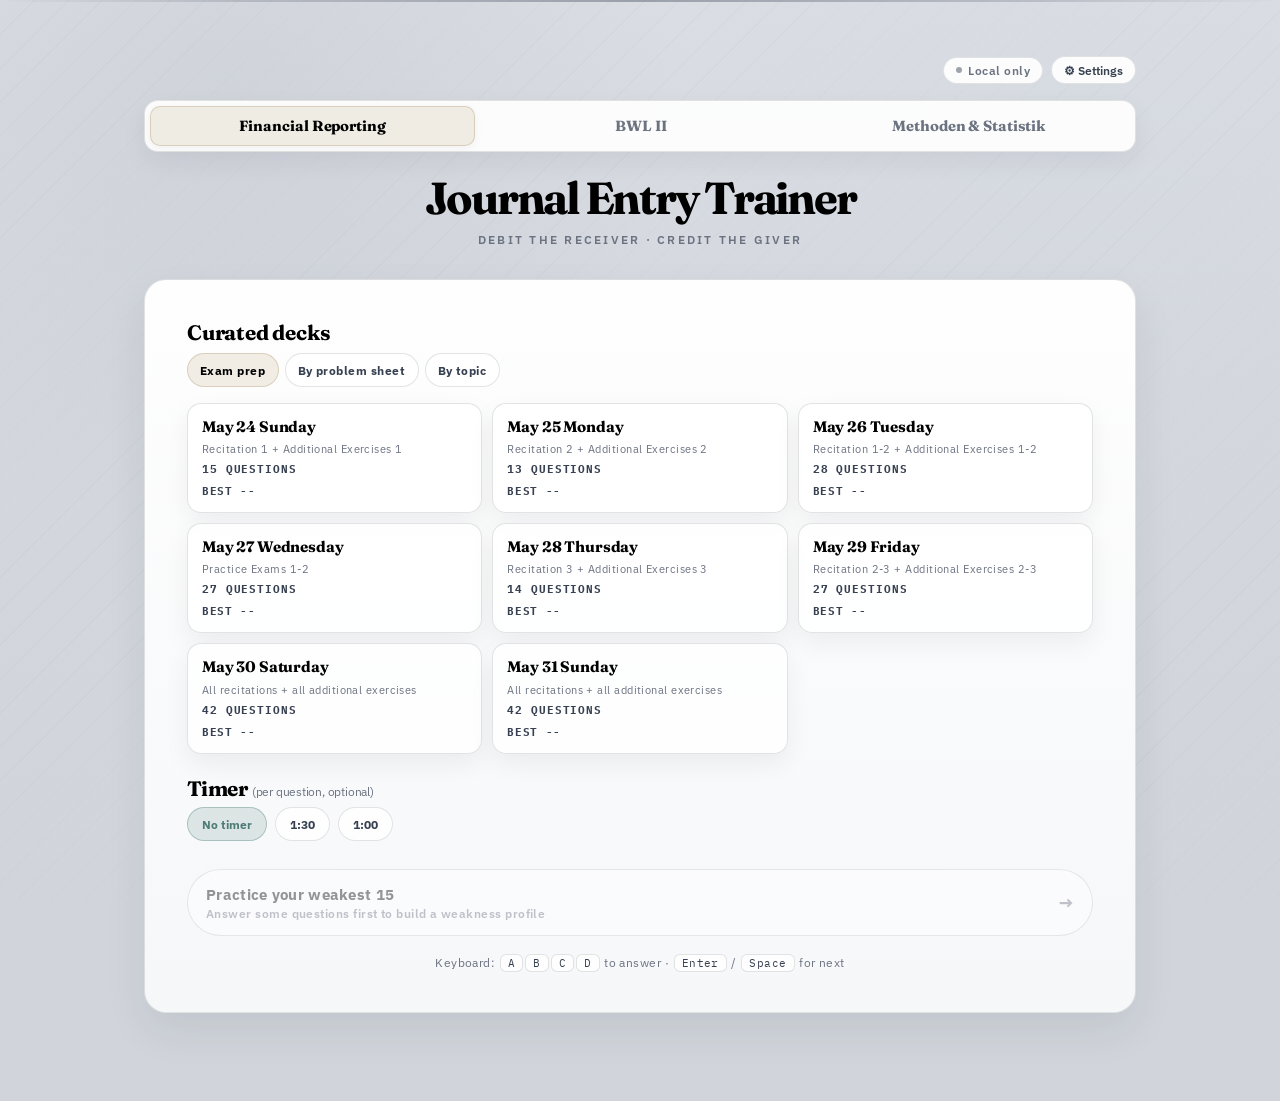
<file: accounting.html>
<!DOCTYPE html>
<html lang="en">
<head>
<meta charset="UTF-8">
<meta name="viewport" content="width=device-width, initial-scale=1.0">
<title>Journal Entry Trainer — Accounting Quiz</title>
<link rel="stylesheet" href="css/styles.css">
</head>
<body>
<div class="container" id="app"></div>

<div id="ponyReward" class="pony-reward" aria-hidden="true" role="status">
  <img id="ponyImg" alt="A cute pony" />
  <div class="pony-caption">Cute pony!</div>
  <div class="pony-profile" hidden></div>
  <button type="button" class="pony-close" id="ponyClose" aria-label="Dismiss">×</button>
</div>

<!-- Load order matters: shared globals first, then renderers (which need them),
     then keyboard (which references render/state at call time), then main
     (boot loader that fetches JSON data and triggers the first render). -->
<script src="js/audio.js"></script>
<script src="js/ponies.js"></script>
<script src="js/question-bank.js"></script>
<script src="js/persistence.js"></script>
<script src="js/stats.js"></script>
<script src="js/state.js"></script>
<script src="js/renderers.js"></script>
<script src="js/keyboard.js"></script>
<script src="js/main.js"></script>
</body>
</html>
</file>
<file: css/styles.css>
@import url('https://fonts.googleapis.com/css2?family=Fraunces:opsz,wght@9..144,600;9..144,700;9..144,800&family=IBM+Plex+Mono:wght@400;500;700&family=IBM+Plex+Sans:wght@400;500;600;700;800&display=swap');
* { margin: 0; padding: 0; box-sizing: border-box; }

:root {
  --dr: #4f7c77;          /* muted teal — debit */
  --cr: #8c9f74;          /* sage — credit */
  --dr-soft: rgba(79,124,119,0.16);
  --cr-soft: rgba(140,159,116,0.20);
  --dr-line: rgba(79,124,119,0.36);
  --cr-line: rgba(140,159,116,0.42);
  --gold: #c4b28f;
  --gold-soft: rgba(196,178,143,0.22);
  --gold-line: rgba(196,178,143,0.5);
  --bad: #b96b5e;
  --bad-soft: rgba(216,180,174,0.28);
  --bad-line: rgba(185,107,94,0.4);
  --ink: #111111;
  --ink-strong: #000000;
  --mute: #374151;
  --faint: #6b7280;
  --line: rgba(17,24,39,0.12);
  --line-strong: rgba(17,24,39,0.22);
  --panel: rgba(255,255,255,0.92);
  --panel-alt: rgba(249,250,251,0.96);
  --panel-soft: rgba(17,24,39,0.035);
  --shadow-sm: 0 10px 26px rgba(15,23,42,0.06);
  --shadow-md: 0 18px 42px rgba(15,23,42,0.08);
  --font-sans: 'IBM Plex Sans','Segoe UI',sans-serif;
  --font-serif: 'Fraunces','Iowan Old Style','Palatino Linotype',serif;
  --font-mono: 'IBM Plex Mono','SFMono-Regular',monospace;
}

html { background: #d1d5db; }
body {
  background: #d1d5db;
  font-family: var(--font-sans);
  color: var(--ink);
  min-height: 100vh;
  overflow-x: hidden;
}
body::before {
  content: '';
  position: fixed;
  inset: 0;
  z-index: 0;
  background:
    radial-gradient(circle at 18% 10%, rgba(156,163,175,0.15) 0%, transparent 34%),
    radial-gradient(circle at 84% 14%, rgba(203,213,225,0.14) 0%, transparent 30%),
    radial-gradient(circle at 50% 115%, rgba(148,163,184,0.12) 0%, transparent 34%),
    repeating-linear-gradient(135deg, rgba(17,24,39,0.018) 0 1px, transparent 1px 24px),
    linear-gradient(180deg, #dadde3 0%, #d4d8de 42%, #d1d5db 100%);
  pointer-events: none;
}
body::after {
  content: '';
  position: fixed;
  top: 0; left: 0; right: 0;
  height: 2px;
  z-index: 100;
  background: linear-gradient(90deg, transparent 0%, rgba(107,114,128,0.5) 18%, rgba(55,65,81,0.7) 50%, rgba(107,114,128,0.5) 82%, transparent 100%);
  opacity: 0.55;
}

@keyframes fadeIn { from { opacity: 0; transform: translateY(8px); } to { opacity: 1; transform: translateY(0); } }
@keyframes pageLift {
  0% { opacity: 0; transform: translateY(10px); }
  100% { opacity: 1; transform: translateY(0); }
}
@keyframes goldPulse {
  0%, 100% { box-shadow: 0 0 0 0 rgba(196,178,143,0); }
  50% { box-shadow: 0 0 12px 2px rgba(196,178,143,0.45); }
}
@keyframes shake {
  0%,100% { transform: translateX(0); }
  25%     { transform: translateX(-4px); }
  75%     { transform: translateX(4px); }
}

.container {
  position: relative;
  z-index: 1;
  width: 100%;
  max-width: 1040px;
  margin: 0 auto;
  padding: 56px 24px 88px;
  animation: pageLift 0.45s ease-out both;
}

/* ─── Start screen ───────────────────────────────────────── */
.hero { text-align: center; margin-bottom: 32px; animation: fadeIn 0.5s ease-out; }
.hero h1 {
  font-family: var(--font-serif);
  font-size: 2.8rem;
  font-weight: 700;
  letter-spacing: -0.05em;
  line-height: 1;
  color: var(--ink-strong);
  margin-bottom: 10px;
}
.hero .sub {
  color: var(--faint);
  font-size: 0.78rem;
  text-transform: uppercase;
  letter-spacing: 0.18em;
  font-weight: 600;
}

.start-card {
  background: linear-gradient(180deg, rgba(255,255,255,0.97), rgba(247,248,250,0.97));
  border: 1px solid var(--line);
  border-radius: 22px;
  padding: 40px 42px;
  box-shadow: var(--shadow-md);
  animation: fadeIn 0.6s ease-out;
}
.start-card h2 {
  font-family: var(--font-serif);
  font-size: 1.3rem;
  font-weight: 700;
  margin-bottom: 14px;
  color: var(--ink-strong);
  letter-spacing: -0.01em;
}
.rules {
  display: grid;
  grid-template-columns: repeat(2, minmax(0, 1fr));
  gap: 12px;
  margin-bottom: 28px;
  font-size: 0.86rem;
  line-height: 1.55;
  color: var(--mute);
}
.rules .row {
  display: flex;
  align-items: flex-start;
  gap: 12px;
  padding: 12px 14px;
  background: var(--panel-soft);
  border: 1px solid var(--line);
  border-radius: 14px;
}
.rules .pill {
  flex-shrink: 0;
  font-size: 0.65rem;
  font-weight: 800;
  padding: 3px 8px;
  border-radius: 6px;
  letter-spacing: 0.08em;
  margin-top: 1px;
  font-family: var(--font-mono);
}
.rules .pill.dr { background: var(--dr-soft); color: var(--dr); border: 1px solid var(--dr-line); }
.rules .pill.cr { background: var(--cr-soft); color: #5a6f49; border: 1px solid var(--cr-line); }

.category-filter {
  display: flex;
  flex-wrap: wrap;
  gap: 8px;
  margin-bottom: 28px;
}
.cat-chip {
  font-family: inherit;
  font-size: 0.78rem;
  font-weight: 600;
  padding: 8px 14px;
  border-radius: 999px;
  border: 1px solid var(--line);
  background: var(--panel);
  color: var(--mute);
  cursor: pointer;
  transition: all 0.15s ease;
}
.cat-chip:hover { border-color: var(--gold-line); color: var(--ink-strong); }
.cat-chip.active {
  background: var(--gold-soft);
  border-color: var(--gold-line);
  color: var(--ink-strong);
}
.timer-control {
  display: flex;
  flex-wrap: wrap;
  gap: 8px;
  margin: -8px 0 28px;
}
.timer-chip {
  font-family: inherit;
  font-size: 0.78rem;
  font-weight: 700;
  padding: 8px 14px;
  border-radius: 999px;
  border: 1px solid var(--line);
  background: var(--panel);
  color: var(--mute);
  cursor: pointer;
  transition: all 0.15s ease;
}
.timer-chip:hover { border-color: var(--line-strong); color: var(--ink-strong); }
.timer-chip.active {
  background: var(--dr-soft);
  border-color: var(--dr-line);
  color: var(--dr);
}

.btn {
  font-family: inherit;
  font-weight: 800;
  font-size: 0.95rem;
  padding: 14px 28px;
  border-radius: 999px;
  border: 1px solid var(--line-strong);
  cursor: pointer;
  transition: all 0.18s ease;
  letter-spacing: 0.02em;
  display: inline-flex;
  align-items: center;
  gap: 8px;
}
.btn-primary {
  background: #d1d5db;
  color: var(--ink-strong);
  width: 100%;
  justify-content: center;
  box-shadow: 0 8px 24px rgba(15,23,42,0.08);
}
.btn-primary:hover {
  transform: translateY(-1px);
  box-shadow: 0 12px 28px rgba(15,23,42,0.12);
  background: #c8ccd2;
}
.btn-ghost {
  background: var(--panel-soft);
  color: var(--ink);
  border: 1px solid var(--line);
}
.btn-ghost:hover { background: var(--panel); border-color: var(--line-strong); }
.btn:disabled {
  opacity: 0.5;
  cursor: not-allowed;
  transform: none;
  box-shadow: none;
}

/* ─── Quiz screen ────────────────────────────────────────── */
.meta-row {
  display: flex;
  justify-content: space-between;
  align-items: center;
  margin-bottom: 14px;
  font-size: 0.78rem;
  color: var(--faint);
  letter-spacing: 0.04em;
  font-weight: 600;
}
.score-pill {
  display: inline-flex;
  align-items: center;
  gap: 6px;
  padding: 4px 12px;
  border-radius: 999px;
  background: var(--cr-soft);
  border: 1px solid var(--cr-line);
  color: #5a6f49;
  font-weight: 700;
}
.streak-pill {
  display: inline-flex;
  align-items: center;
  gap: 4px;
  padding: 4px 12px;
  border-radius: 999px;
  background: var(--gold-soft);
  border: 1px solid var(--gold-line);
  color: #7a6c4e;
  font-weight: 700;
  margin-left: 8px;
}
.timer-pill {
  display: inline-flex;
  align-items: center;
  gap: 4px;
  padding: 4px 12px;
  border-radius: 999px;
  background: var(--panel-soft);
  border: 1px solid var(--line);
  color: var(--ink);
  font-family: var(--font-mono);
  font-weight: 800;
  margin-right: 8px;
  min-width: 58px;
  justify-content: center;
}
.timer-pill.warning {
  background: var(--gold-soft);
  border-color: var(--gold-line);
  color: #7a6c4e;
}
.timer-pill.danger {
  background: var(--bad-soft);
  border-color: var(--bad-line);
  color: #7a3f37;
}

.progress-bar {
  height: 4px;
  background: rgba(17,24,39,0.08);
  border-radius: 2px;
  overflow: hidden;
  margin-bottom: 22px;
}
.progress-fill {
  height: 100%;
  background: linear-gradient(90deg, var(--dr) 0%, var(--cr) 100%);
  transition: width 0.35s ease;
}

.qcard {
  background: linear-gradient(180deg, rgba(255,255,255,0.97), rgba(247,248,250,0.97));
  border: 1px solid var(--line);
  border-radius: 22px;
  padding: 36px 42px;
  box-shadow: var(--shadow-md);
  animation: fadeIn 0.35s ease-out;
}
.cat-tag {
  display: inline-block;
  padding: 4px 12px;
  background: var(--panel-soft);
  border: 1px solid var(--line);
  border-radius: 999px;
  font-size: 0.65rem;
  font-weight: 800;
  letter-spacing: 0.16em;
  color: var(--faint);
  margin-bottom: 18px;
  text-transform: uppercase;
}
.q-meta {
  display: flex;
  align-items: center;
  flex-wrap: wrap;
  gap: 8px;
  margin-bottom: 18px;
}
.q-meta .cat-tag { margin-bottom: 0; }
.source-tag {
  display: inline-flex;
  align-items: center;
  padding: 4px 10px;
  border-radius: 999px;
  border: 1px solid var(--gold-line);
  background: var(--gold-soft);
  color: #7a6c4e;
  font-size: 0.65rem;
  font-weight: 800;
  letter-spacing: 0.12em;
  text-transform: uppercase;
}
.source-tag.ai {
  border-color: var(--dr-line);
  background: var(--dr-soft);
  color: var(--dr);
}
.source-tag.problemset {
  border-color: var(--gold-line);
  background: var(--gold-soft);
  color: #7a6c4e;
}
.question-text {
  font-family: var(--font-serif);
  font-size: 1.25rem;
  font-weight: 600;
  line-height: 1.45;
  letter-spacing: -0.01em;
  margin-bottom: 24px;
  color: var(--ink-strong);
  white-space: pre-line;
}

.question-text sub,
.option sub,
.feedback-body sub,
.review-item sub,
.value-table sub {
  font-size: 0.72em;
  line-height: 0;
}

.question-visual {
  margin: -6px 0 24px;
  padding: 16px;
  border: 1px solid var(--line);
  border-radius: 14px;
  background: rgba(255,255,255,0.62);
  overflow-x: auto;
}
.question-visual svg {
  display: block;
  width: 100%;
  height: auto;
  min-width: 420px;
  font-family: var(--font-sans);
}
.source-question-visual {
  overflow-x: hidden;
}
.source-visual-image {
  display: block;
  width: 100%;
  max-width: 100%;
  height: auto;
  border-radius: 6px;
  background: #fff;
}
.source-visual-grid {
  display: grid;
  grid-template-columns: repeat(2, minmax(260px, 1fr));
  gap: 14px;
  align-items: start;
}
.visual-grid {
  display: grid;
  grid-template-columns: repeat(2, minmax(180px, 1fr));
  gap: 10px;
  min-width: 380px;
}
.visual-grid .wide {
  grid-column: 1 / -1;
  max-width: none;
}
.mini-rent {
  border: 1px solid var(--line);
  border-radius: 8px;
  background: var(--panel);
  padding: 8px;
}
.mini-title {
  font-family: var(--font-serif);
  font-size: 0.88rem;
  font-weight: 800;
  margin-bottom: 2px;
  color: var(--ink-strong);
}
.branchen-visual-grid {
  display: grid;
  grid-template-columns: repeat(2, minmax(320px, 1fr));
  gap: 16px;
  min-width: 680px;
}
.branchen-panel {
  border: 1px solid var(--line);
  border-radius: 10px;
  background: var(--panel);
  padding: 10px;
}
.branchen-panel svg {
  display: block;
  width: 100%;
  height: auto;
  min-width: 300px;
  font-family: var(--font-sans);
}
.value-table {
  width: 100%;
  border-collapse: collapse;
  min-width: 520px;
  font-size: 0.84rem;
  background: var(--panel);
}
.value-table th,
.value-table td {
  border: 1px solid var(--line-strong);
  padding: 10px 12px;
  text-align: center;
  vertical-align: middle;
}
.value-table th {
  background: var(--panel-soft);
  color: var(--ink-strong);
  font-weight: 800;
}
.value-table td:first-child,
.value-table th:first-child {
  text-align: left;
  font-weight: 800;
}
.statement-info-table {
  min-width: 560px;
}
.statement-info-table td:nth-child(1),
.statement-info-table td:nth-child(3) {
  text-align: left;
  font-weight: 800;
}
.statement-info-table td:nth-child(2),
.statement-info-table td:nth-child(4) {
  text-align: right;
  font-variant-numeric: tabular-nums;
  white-space: nowrap;
}

/* Code blocks and data tables attached to a question (Statistik decks). */
.code-block {
  margin: -6px 0 24px;
  padding: 14px 16px;
  border: 1px solid var(--line);
  border-radius: 12px;
  background: var(--panel-soft);
  overflow-x: auto;
  font-family: var(--font-mono);
  font-size: 0.82rem;
  line-height: 1.5;
  color: var(--ink-strong);
  white-space: pre;
  tab-size: 2;
}
.code-block code { font-family: inherit; }
.q-table-title {
  font-family: var(--font-sans);
  font-weight: 800;
  font-size: 0.82rem;
  color: var(--ink-strong);
  margin-bottom: 6px;
}
.q-table-meta {
  font-family: var(--font-mono);
  font-size: 0.72rem;
  color: var(--faint);
  margin-bottom: 2px;
}
.q-data-table {
  width: 100%;
  border-collapse: collapse;
  margin-top: 10px;
  font-family: var(--font-sans);
  font-size: 0.8rem;
  background: var(--panel);
}
.q-data-table th,
.q-data-table td {
  border: 1px solid var(--line-strong);
  padding: 7px 10px;
  text-align: left;
  vertical-align: top;
}
.q-data-table th {
  background: var(--panel-soft);
  color: var(--ink-strong);
  font-weight: 800;
  white-space: nowrap;
}
.q-table-note {
  font-size: 0.72rem;
  color: var(--faint);
  margin-top: 8px;
  font-style: italic;
}

/* Matrix questions: multi-statement Richtig/Falsch with 2/1/0-point grading. */
.matrix { display: flex; flex-direction: column; gap: 10px; }
.matrix-row {
  display: flex;
  flex-wrap: wrap;
  align-items: center;
  gap: 10px 14px;
  justify-content: space-between;
  padding: 12px 14px;
  background: var(--panel-soft);
  border: 1px solid var(--line);
  border-radius: 12px;
}
.matrix-row-body { flex: 1 1 240px; min-width: 0; }
.matrix-statement {
  font-family: var(--font-serif);
  font-size: 0.98rem;
  line-height: 1.4;
  color: var(--ink-strong);
}
.matrix-row .code-block { margin: 0; }
.matrix-choices { display: flex; gap: 6px; flex: 0 0 auto; margin-left: auto; }
.matrix-choice {
  padding: 8px 14px;
  border-radius: 8px;
  border: 1px solid var(--line-strong);
  background: var(--panel);
  color: var(--faint);
  font-family: var(--font-sans);
  font-weight: 700;
  font-size: 0.82rem;
  cursor: pointer;
  transition: all 0.12s ease;
}
.matrix-choice:hover:not(:disabled) { color: var(--ink-strong); border-color: var(--ink-strong); }
.matrix-choice.selected { background: var(--gold-soft); border-color: var(--gold-line); color: var(--ink-strong); }
.matrix-choice:disabled { cursor: default; }
.matrix-choice.correct { border-color: var(--cr-line); background: rgba(140,159,116,0.32); color: #3f4f33; }
.matrix-choice.wrong { border-color: var(--bad-line); background: rgba(216,180,174,0.4); color: #7a3f37; }
.matrix-row.row-correct { border-color: var(--cr-line); }
.matrix-row.row-wrong { border-color: var(--bad-line); }
.matrix-submit-row { margin-top: 6px; }
#matrixSubmit { width: 100%; }

.matrix-solution { display: flex; gap: 8px; align-items: flex-start; margin-top: 8px; font-family: var(--font-sans); }
.matrix-solution-mark { font-weight: 800; flex-shrink: 0; }
.matrix-solution.ok .matrix-solution-mark { color: #3f7a33; }
.matrix-solution.bad .matrix-solution-mark { color: #b3453a; }
.matrix-solution-body { font-size: 0.82rem; line-height: 1.4; }
.matrix-solution-exp { display: block; color: var(--faint); font-size: 0.76rem; margin-top: 2px; }
.review-points { font-size: 0.72rem; color: var(--faint); font-weight: 700; }

.options { display: flex; flex-direction: column; gap: 10px; }
.option {
  display: flex;
  align-items: center;
  width: 100%;
  padding: 14px 16px;
  background: var(--panel-soft);
  border: 1.5px solid var(--line);
  border-radius: 14px;
  color: var(--ink-strong);
  font-family: inherit;
  font-size: 0.92rem;
  line-height: 1.5;
  text-align: left;
  cursor: pointer;
  transition: all 0.15s ease;
}
.option:hover:not(:disabled) {
  border-color: var(--gold-line);
  background: var(--gold-soft);
  transform: translateX(2px);
}
.option:disabled { cursor: default; }
.option.correct {
  background: var(--cr-soft);
  border-color: var(--cr-line);
  color: #3f4f33;
}
.option.wrong {
  background: var(--bad-soft);
  border-color: var(--bad-line);
  color: #7a3f37;
  animation: shake 0.35s ease-out;
}
.option.dimmed { opacity: 0.45; }
.option-letter {
  flex-shrink: 0;
  width: 28px;
  height: 28px;
  line-height: 26px;
  text-align: center;
  border: 1px solid var(--line-strong);
  border-radius: 50%;
  margin-right: 14px;
  font-weight: 800;
  font-size: 0.74rem;
  font-family: var(--font-mono);
  color: var(--mute);
  background: var(--panel);
}
.option.correct .option-letter { border-color: var(--cr-line); background: rgba(140,159,116,0.32); color: #3f4f33; }
.option.wrong .option-letter   { border-color: var(--bad-line); background: rgba(216,180,174,0.4); color: #7a3f37; }
.rent-options {
  display: grid;
  grid-template-columns: repeat(2, minmax(180px, 1fr));
  gap: 8px;
}
.rent-option {
  display: block;
  padding: 0;
  overflow: hidden;
  background: var(--panel);
}
.rent-option .mini-rent {
  border: 0;
  border-radius: 8px;
  background: transparent;
  padding: 8px;
}
.rent-option svg {
  display: block;
  width: 100%;
  height: auto;
  min-width: 170px;
  font-family: var(--font-sans);
}
.value-map-options {
  display: grid;
  grid-template-columns: repeat(auto-fit, minmax(220px, 1fr));
  gap: 12px;
}
.value-map-option {
  position: relative;
  display: block;
  padding: 10px;
  background: var(--panel);
}
.value-map-option:hover:not(:disabled) {
  transform: translateY(-1px);
}
.value-map-letter {
  position: absolute;
  z-index: 1;
  top: 10px;
  left: 10px;
  margin: 0;
}
.value-map-card {
  width: 100%;
}
.value-map-card svg {
  display: block;
  width: 100%;
  height: auto;
  min-width: 0;
  font-family: var(--font-sans);
}
.value-map-card img {
  display: block;
  width: 100%;
  height: auto;
}

/* ─── Feedback panel ─────────────────────────────────────── */
.feedback {
  margin-top: 22px;
  padding: 18px 20px;
  border-radius: 14px;
  background: var(--panel-soft);
  border: 1px solid var(--line);
  border-left: 3px solid var(--cr);
  animation: fadeIn 0.35s ease-out;
}
.feedback.wrong { border-left-color: var(--bad); }
.feedback-title {
  font-size: 0.85rem;
  font-weight: 800;
  margin-bottom: 8px;
  letter-spacing: 0.04em;
  text-transform: uppercase;
}
.feedback-title.ok   { color: #5a6f49; }
.feedback-title.bad  { color: #7a3f37; }
.feedback-body {
  font-size: 0.88rem;
  line-height: 1.6;
  color: var(--mute);
}

/* T-account visualization */
.t-acct {
  margin-top: 16px;
  display: grid;
  grid-template-columns: 1fr 1fr;
  border: 1px solid var(--line);
  border-radius: 12px;
  overflow: hidden;
  font-size: 0.82rem;
  background: var(--panel);
  font-family: var(--font-mono);
}
.t-head {
  padding: 8px 12px;
  font-weight: 800;
  text-align: center;
  letter-spacing: 0.16em;
  font-size: 0.66rem;
  background: var(--panel-soft);
  text-transform: uppercase;
  font-family: var(--font-sans);
}
.t-head.dr { color: var(--dr); border-right: 1px solid var(--line); }
.t-head.cr { color: #5a6f49; }
.t-cell {
  padding: 10px 12px;
  min-height: 42px;
  display: flex;
  justify-content: space-between;
  gap: 12px;
}
.t-cell.dr { border-right: 1px solid var(--line); color: var(--ink-strong); }
.t-cell.cr { color: var(--ink-strong); }
.t-cell .amt { color: var(--faint); font-variant-numeric: tabular-nums; font-weight: 700; }

.next-btn-row {
  margin-top: 20px;
  display: flex;
  justify-content: flex-end;
  gap: 10px;
}
.next-btn {
  background: var(--gold-soft);
  color: var(--ink-strong);
  font-weight: 800;
  border: 1px solid var(--gold-line);
  animation: goldPulse 2.6s ease-in-out infinite;
}
.next-btn:hover { background: rgba(196,178,143,0.36); }

/* ─── Results screen ─────────────────────────────────────── */
.results {
  text-align: center;
  padding: 8px 4px;
  animation: fadeIn 0.5s ease-out;
}
.score-big {
  font-family: var(--font-serif);
  font-size: 4.8rem;
  font-weight: 700;
  line-height: 1;
  letter-spacing: -0.05em;
  color: var(--ink-strong);
  margin-bottom: 10px;
}
.score-pct {
  color: var(--faint);
  font-size: 0.75rem;
  margin-bottom: 8px;
  letter-spacing: 0.16em;
  text-transform: uppercase;
  font-weight: 600;
}
.score-msg {
  font-size: 1.05rem;
  font-weight: 700;
  color: var(--ink-strong);
  margin-bottom: 28px;
  font-family: var(--font-serif);
}
.review-title {
  font-size: 0.7rem;
  color: var(--faint);
  letter-spacing: 0.18em;
  text-align: left;
  margin: 24px 0 12px;
  text-transform: uppercase;
  font-weight: 700;
}
.review-item {
  text-align: left;
  padding: 16px 18px;
  background: var(--panel);
  border: 1px solid var(--line);
  border-left: 3px solid var(--bad);
  border-radius: 14px;
  margin-bottom: 10px;
  font-size: 0.86rem;
  line-height: 1.55;
  box-shadow: var(--shadow-sm);
}
.review-item .q {
  color: var(--ink-strong);
  margin-bottom: 8px;
  font-weight: 600;
  font-family: var(--font-serif);
  font-size: 0.95rem;
}
.review-item .yours { color: #7a3f37; font-size: 0.8rem; }
.review-item .correct-text { color: #5a6f49; font-size: 0.8rem; margin-top: 2px; font-weight: 600; }

.action-row { display: flex; flex-wrap: wrap; gap: 10px; margin-top: 28px; }
.action-row .btn { flex: 1 1 160px; justify-content: center; }
.action-row .btn-primary { width: auto; }

.kbd {
  display: inline-block;
  padding: 1px 7px;
  font-size: 0.7rem;
  border: 1px solid var(--line);
  border-radius: 6px;
  background: var(--panel);
  color: var(--mute);
  margin: 0 1px;
  font-family: var(--font-mono);
}

/* ─── Top bar (sync + settings) ───────────────────────────── */
.topbar {
  display: flex;
  justify-content: flex-end;
  align-items: center;
  gap: 8px;
  margin-bottom: 16px;
}
.sync-pill {
  display: inline-flex;
  align-items: center;
  gap: 6px;
  padding: 5px 12px;
  border-radius: 999px;
  background: var(--panel);
  border: 1px solid var(--line);
  color: var(--mute);
  font-size: 0.72rem;
  font-weight: 600;
  letter-spacing: 0.04em;
}
.sync-pill.local   { color: var(--faint); }
.sync-pill.saving  { color: #7a6c4e; background: var(--gold-soft); border-color: var(--gold-line); }
.sync-pill.synced  { color: #5a6f49; background: var(--cr-soft); border-color: var(--cr-line); }
.sync-pill.error   { color: #7a3f37; background: var(--bad-soft); border-color: var(--bad-line); }
.sync-pill .dot {
  width: 6px; height: 6px; border-radius: 50%;
  background: currentColor; opacity: 0.65;
}
.gear-btn {
  background: var(--panel);
  border: 1px solid var(--line);
  border-radius: 999px;
  padding: 5px 12px;
  cursor: pointer;
  color: var(--mute);
  font-family: inherit;
  font-size: 0.78rem;
  font-weight: 600;
  transition: all 0.15s ease;
}
.gear-btn:hover { border-color: var(--line-strong); color: var(--ink-strong); }

/* ─── Curated decks ─────────────────────────────────────── */
.deck-grid {
  display: grid;
  grid-template-columns: repeat(3, minmax(0, 1fr));
  gap: 10px;
  margin-bottom: 22px;
}
.deck-card {
  display: flex;
  flex-direction: column;
  gap: 6px;
  padding: 14px 14px;
  background: var(--panel);
  border: 1px solid var(--line);
  border-radius: 14px;
  text-align: left;
  cursor: pointer;
  font-family: inherit;
  color: var(--ink-strong);
  transition: all 0.15s ease;
  box-shadow: var(--shadow-sm);
  position: relative;
  overflow: hidden;
}
.deck-card::before {
  content: "";
  position: absolute;
  inset: 0 auto 0 0;
  width: var(--best-pct, 0%);
  background: var(--best-fill, rgba(171, 148, 101, 0.14));
  pointer-events: none;
  transition: width 0.2s ease;
}
.deck-card:hover {
  border-color: var(--gold-line);
  background: var(--gold-soft);
  transform: translateY(-1px);
}
.deck-card:disabled {
  cursor: not-allowed;
  opacity: 0.55;
  transform: none;
}
.deck-card > span {
  position: relative;
  z-index: 1;
}
.deck-card .deck-label {
  font-family: var(--font-serif);
  font-size: 0.95rem;
  font-weight: 700;
  line-height: 1.2;
  letter-spacing: -0.01em;
}
.deck-card .deck-sub {
  font-size: 0.7rem;
  color: var(--faint);
  letter-spacing: 0.04em;
}
.deck-card .deck-count {
  font-size: 0.7rem;
  color: var(--mute);
  font-weight: 700;
  letter-spacing: 0.08em;
  text-transform: uppercase;
  font-family: var(--font-mono);
}
.deck-meta-row {
  display: flex;
  flex-wrap: wrap;
  gap: 6px;
  align-items: center;
  margin-top: 2px;
}
.deck-best {
  font-size: 0.7rem;
  color: var(--mute);
  font-weight: 800;
  letter-spacing: 0.06em;
  text-transform: uppercase;
  font-family: var(--font-mono);
}
.result-badge {
  font-size: 0.64rem;
  font-weight: 900;
  letter-spacing: 0.08em;
  text-transform: uppercase;
  padding: 3px 7px;
  border-radius: 999px;
  border: 1px solid var(--line);
  background: var(--panel);
  color: var(--mute);
}
.result-badge.bronze {
  color: #805a2b;
  border-color: #d9b17c;
  background: #fff4e5;
}
.result-badge.silver {
  color: #55606d;
  border-color: #c7d0dc;
  background: #f4f7fb;
}
.result-badge.gold {
  color: #79601d;
  border-color: #d7b94f;
  background: #fff7c8;
}
.deck-mode-tabs {
  display: flex;
  flex-wrap: wrap;
  gap: 6px;
  margin: -6px 0 16px;
}
.deck-mode-tab {
  font-family: inherit;
  font-size: 0.78rem;
  font-weight: 800;
  letter-spacing: 0.04em;
  padding: 8px 12px;
  border-radius: 999px;
  border: 1px solid var(--line);
  background: var(--panel);
  color: var(--mute);
  cursor: pointer;
  transition: all 0.15s ease;
}
.deck-mode-tab:hover {
  border-color: var(--line-strong);
  color: var(--ink-strong);
}
.deck-mode-tab.active {
  background: var(--gold-soft);
  border-color: var(--gold-line);
  color: var(--ink-strong);
}
.bwl-selector {
  display: grid;
  gap: 14px;
  margin-bottom: 28px;
}
.bwl-paper-toolbar {
  display: flex;
  justify-content: flex-end;
}
.bwl-all-papers {
  font-family: inherit;
  font-size: 0.72rem;
  font-weight: 800;
  letter-spacing: 0.06em;
  text-transform: uppercase;
  padding: 7px 11px;
  border-radius: 999px;
  border: 1px solid var(--line);
  background: var(--panel);
  color: var(--mute);
  cursor: pointer;
  transition: all 0.15s ease;
}
.bwl-all-papers.active,
.bwl-all-papers:hover {
  background: var(--dr-soft);
  border-color: var(--dr-line);
  color: var(--dr);
}
.bwl-paper-grid {
  display: grid;
  grid-template-columns: repeat(2, minmax(0, 1fr));
  gap: 10px;
}
.bwl-paper-card {
  display: grid;
  grid-template-columns: minmax(0, 1fr) auto;
  gap: 12px;
  align-items: center;
  width: 100%;
  padding: 14px;
  background: var(--panel);
  border: 1px solid var(--line);
  border-radius: 14px;
  text-align: left;
  cursor: pointer;
  font-family: inherit;
  color: var(--ink-strong);
  transition: all 0.15s ease;
  box-shadow: var(--shadow-sm);
}
.bwl-paper-card:hover {
  border-color: var(--gold-line);
  transform: translateY(-1px);
}
.bwl-paper-card.active {
  background: var(--gold-soft);
  border-color: var(--gold-line);
}
.bwl-paper-title {
  display: block;
  font-family: var(--font-serif);
  font-size: 0.98rem;
  font-weight: 700;
  line-height: 1.2;
}
.bwl-paper-sub {
  display: block;
  margin-top: 3px;
  font-size: 0.7rem;
  color: var(--faint);
  letter-spacing: 0.04em;
}
.bwl-paper-count {
  font-family: var(--font-mono);
  font-size: 0.72rem;
  font-weight: 800;
  letter-spacing: 0.08em;
  text-transform: uppercase;
  color: var(--mute);
  white-space: nowrap;
}
.bwl-category-filter {
  display: grid;
  gap: 8px;
}
.bwl-category-label {
  font-size: 0.72rem;
  color: var(--faint);
  font-weight: 800;
  letter-spacing: 0.08em;
  text-transform: uppercase;
}
.bwl-category-row {
  display: flex;
  flex-wrap: wrap;
  gap: 8px;
}
.bwl-category-chip {
  font-family: inherit;
  font-size: 0.76rem;
  font-weight: 700;
  padding: 8px 12px;
  border-radius: 999px;
  border: 1px solid var(--line);
  background: var(--panel);
  color: var(--mute);
  cursor: pointer;
  transition: all 0.15s ease;
}
.bwl-category-chip:hover:not(:disabled) {
  border-color: var(--line-strong);
  color: var(--ink-strong);
}
.bwl-category-chip.active {
  background: var(--dr-soft);
  border-color: var(--dr-line);
  color: var(--dr);
}
.bwl-category-chip:disabled {
  opacity: 0.45;
  cursor: not-allowed;
}
@media (max-width: 900px) {
  .rules { grid-template-columns: 1fr; }
  .deck-grid { grid-template-columns: repeat(2, minmax(0, 1fr)); }
  .bwl-paper-grid { grid-template-columns: 1fr; }
}
@media (max-width: 480px) {
  .deck-grid { grid-template-columns: 1fr; }
  .bwl-paper-card { grid-template-columns: 1fr; }
  .bwl-paper-count { white-space: normal; }
  .visual-grid { grid-template-columns: 1fr; min-width: 320px; }
  .visual-grid .wide { max-width: none; }
  .source-visual-grid { grid-template-columns: 1fr; }
  .question-visual { padding: 12px; }
  .question-visual svg { min-width: 320px; }
}

@media (max-width: 640px) {
  .rent-options { grid-template-columns: 1fr; }
  .rent-option svg { min-width: 0; }
}

/* ─── Practice-weakest secondary action ─────────────────── */
.secondary-action-row {
  display: flex;
  flex-direction: column;
  gap: 10px;
  margin-top: 12px;
}
.btn-weak {
  background: var(--panel);
  color: var(--ink-strong);
  border: 1px solid var(--line-strong);
  width: 100%;
  justify-content: space-between;
  text-align: left;
  padding: 14px 18px;
}
.btn-weak:hover {
  background: var(--gold-soft);
  border-color: var(--gold-line);
}
.btn-weak[disabled] {
  opacity: 0.4;
  cursor: not-allowed;
}
.btn-weak[disabled]:hover {
  background: var(--panel);
  border-color: var(--line-strong);
}
.btn-weak .meta {
  font-size: 0.72rem;
  color: var(--faint);
  font-weight: 600;
  letter-spacing: 0.04em;
}
.btn-weak .label {
  display: flex;
  flex-direction: column;
  gap: 2px;
  align-items: flex-start;
}
.btn-weak .arrow { color: var(--faint); font-size: 1.1rem; }

/* ─── Settings modal ──────────────────────────────────────── */
.modal-backdrop {
  position: fixed;
  inset: 0;
  background: rgba(15,23,42,0.45);
  backdrop-filter: blur(4px);
  z-index: 200;
  display: flex;
  align-items: center;
  justify-content: center;
  padding: 20px;
  animation: fadeIn 0.2s ease-out;
}
.modal {
  width: 100%;
  max-width: 460px;
  background: linear-gradient(180deg, rgba(255,255,255,0.98), rgba(247,248,250,0.98));
  border: 1px solid var(--line);
  border-radius: 22px;
  padding: 28px 26px;
  box-shadow: var(--shadow-md);
  animation: pageLift 0.3s ease-out;
}
.modal h2 {
  font-family: var(--font-serif);
  font-size: 1.4rem;
  font-weight: 700;
  margin-bottom: 6px;
  color: var(--ink-strong);
  letter-spacing: -0.01em;
}
.modal .modal-sub {
  font-size: 0.8rem;
  color: var(--faint);
  margin-bottom: 22px;
}
.modal-section {
  margin-bottom: 20px;
  padding-bottom: 18px;
  border-bottom: 1px solid var(--line);
}
.modal-section:last-child {
  border-bottom: none;
  margin-bottom: 0;
  padding-bottom: 0;
}
.modal-label {
  display: block;
  font-size: 0.7rem;
  font-weight: 700;
  text-transform: uppercase;
  letter-spacing: 0.14em;
  color: var(--faint);
  margin-bottom: 8px;
}
.modal-help {
  font-size: 0.78rem;
  line-height: 1.55;
  color: var(--mute);
  margin-bottom: 10px;
}
.modal-help a { color: var(--ink-strong); text-decoration: underline; }
.modal input[type="text"],
.modal input[type="password"] {
  width: 100%;
  padding: 11px 14px;
  border-radius: 12px;
  border: 1.5px solid var(--line);
  background: var(--panel);
  font-family: var(--font-mono);
  font-size: 0.85rem;
  color: var(--ink-strong);
  outline: none;
  transition: border-color 0.15s ease;
}
.modal input[type="text"]:focus,
.modal input[type="password"]:focus {
  border-color: var(--line-strong);
}
.modal-row {
  display: flex;
  gap: 8px;
  margin-top: 10px;
  flex-wrap: wrap;
}
.modal-row .btn { flex: 1; padding: 11px 16px; font-size: 0.85rem; min-width: 110px; }
.modal-info {
  font-size: 0.74rem;
  color: var(--faint);
  margin-top: 8px;
  font-family: var(--font-mono);
}
.modal-info.error {
  color: #7a3f37;
  background: var(--bad-soft);
  border: 1px solid var(--bad-line);
  border-radius: 10px;
  padding: 8px 10px;
  font-family: var(--font-sans);
  line-height: 1.45;
}
.modal-close-row {
  display: flex;
  justify-content: flex-end;
  margin-top: 24px;
}
.danger-btn {
  background: var(--bad-soft);
  border: 1px solid var(--bad-line);
  color: #7a3f37;
}
.danger-btn:hover { background: rgba(216,180,174,0.4); }

@media (max-width: 600px) {
  .hero h1 { font-size: 2.2rem; }
  .score-big { font-size: 3.6rem; }
  .qcard, .start-card { padding: 24px 20px; border-radius: 18px; }
  .container { padding: 32px 14px 60px; }
  .deck-grid { grid-template-columns: 1fr; }
  .question-text { font-size: 1.1rem; }
  .modal { padding: 22px 18px; border-radius: 18px; }
}

/* ── Pony reward (correct-answer celebration) ─────────────────── */
@keyframes ponyPop {
  0%   { opacity: 0; transform: translateY(-12px) scale(0.7) rotate(-4deg); }
  55%  { opacity: 1; transform: translateY(0)    scale(1.06) rotate(2deg); }
  100% { opacity: 1; transform: translateY(0)    scale(1)    rotate(0deg); }
}
@keyframes ponyFade {
  0%   { opacity: 1; transform: scale(1) translateY(0); }
  100% { opacity: 0; transform: scale(0.92) translateY(-8px); }
}
.pony-reward {
  position: fixed;
  top: 22px;
  right: 22px;
  width: 220px;
  z-index: 9999;
  border-radius: 16px;
  overflow: hidden;
  background: #fff;
  border: 3px solid var(--gold-line);
  box-shadow: 0 18px 42px rgba(15,23,42,0.18), 0 0 0 1px var(--gold-soft);
  opacity: 0;
  pointer-events: none;
  transform-origin: top right;
}
.pony-reward:not(.death) {
  cursor: pointer;
}
.pony-reward.show   { animation: ponyPop 0.55s cubic-bezier(0.34, 1.56, 0.64, 1) forwards; pointer-events: auto; }
.pony-reward.hide   { animation: ponyFade 0.4s ease-out forwards; }
.pony-reward img {
  display: block;
  width: 100%;
  height: 220px;
  object-fit: contain;
  padding: 10px;
  background: linear-gradient(180deg, #fdf4ff 0%, #fef3c7 100%);
}
.pony-reward.death {
  border-color: #2f2f36;
  box-shadow: 0 18px 42px rgba(15,23,42,0.24), 0 0 0 1px rgba(47,47,54,0.2);
}
.pony-reward.death img {
  background: linear-gradient(180deg, #f4f4f5 0%, #d4d4d8 100%);
}
.pony-reward .pony-caption {
  font-family: var(--font-serif);
  font-weight: 700;
  font-size: 0.95rem;
  text-align: center;
  padding: 8px 10px 10px;
  color: var(--ink);
  background: linear-gradient(180deg, rgba(255,255,255,0) 0%, var(--gold-soft) 100%);
  letter-spacing: 0.01em;
}
.pony-reward.death .pony-caption {
  background: linear-gradient(180deg, rgba(255,255,255,0) 0%, rgba(63,63,70,0.18) 100%);
}
.pony-profile {
  padding: 0 12px 12px;
  background: #fffdf7;
  border-top: 1px solid rgba(209,154,69,0.22);
}
.pony-profile-name {
  font-family: var(--font-serif);
  font-weight: 800;
  font-size: 1.05rem;
  color: var(--ink);
  text-align: center;
  margin: 8px 0 6px;
}
.pony-profile-row {
  display: grid;
  grid-template-columns: 1fr;
  gap: 1px;
  padding: 5px 0;
  border-top: 1px solid rgba(225,216,199,0.75);
  font-size: 0.74rem;
  line-height: 1.25;
}
.pony-profile-row span {
  color: var(--mute);
  font-weight: 700;
}
.pony-profile-row strong {
  color: var(--ink);
  font-weight: 800;
}
.pony-reward .pony-close {
  position: absolute;
  top: 6px;
  right: 6px;
  width: 22px;
  height: 22px;
  border-radius: 50%;
  border: none;
  background: rgba(255,255,255,0.9);
  color: var(--mute);
  font-size: 14px;
  line-height: 22px;
  cursor: pointer;
  padding: 0;
  box-shadow: 0 2px 6px rgba(0,0,0,0.12);
}
.pony-reward .pony-close:hover { background: #fff; color: var(--ink); }
@media (max-width: 600px) {
  .pony-reward { width: 160px; top: 14px; right: 14px; }
  .pony-reward img { height: 160px; }
  .pony-profile { padding: 0 9px 10px; }
  .pony-profile-name { font-size: 0.95rem; }
  .pony-profile-row { font-size: 0.66rem; }
}

/* ─── Subject tabs (top) ─────────────────────────────────── */
.tab-bar {
  display: flex;
  gap: 4px;
  background: var(--panel);
  border: 1px solid var(--line);
  border-radius: 14px;
  padding: 5px;
  margin-bottom: 24px;
  box-shadow: var(--shadow-sm);
}
.tab {
  flex: 1;
  font-family: var(--font-serif);
  font-size: 0.92rem;
  font-weight: 700;
  padding: 11px 14px;
  border-radius: 10px;
  border: none;
  background: transparent;
  color: var(--faint);
  cursor: pointer;
  transition: all 0.15s ease;
  letter-spacing: -0.005em;
  line-height: 1.1;
}
.tab:hover { color: var(--ink-strong); }
.tab.active {
  background: var(--gold-soft);
  color: var(--ink-strong);
  border: 1px solid var(--gold-line);
  box-shadow: 0 2px 8px rgba(15,23,42,0.05);
}
</file>
